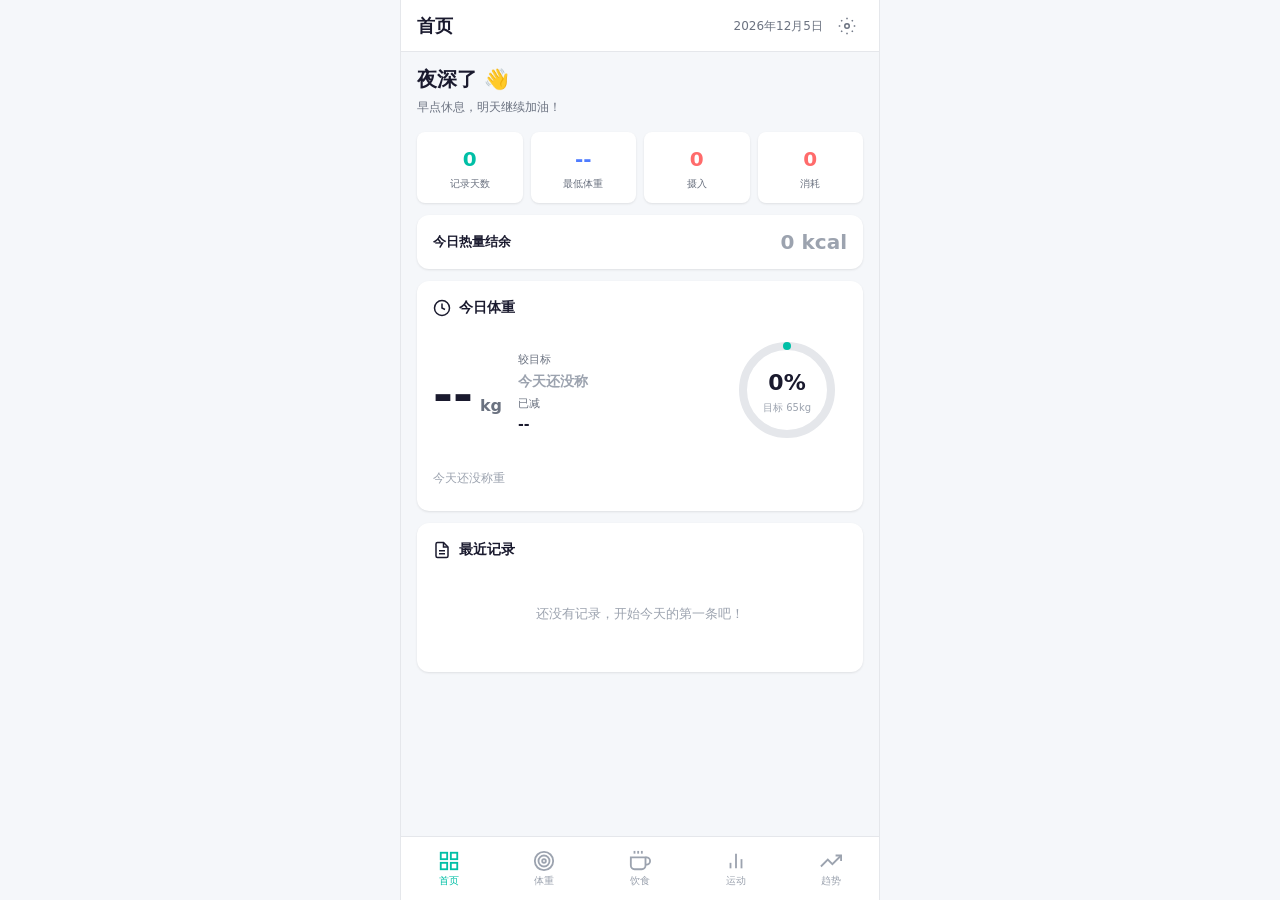
<file: index.html>
<!DOCTYPE html>
<html lang="zh-CN">
<head>
  <meta charset="UTF-8">
  <meta name="viewport" content="width=device-width, initial-scale=1.0, maximum-scale=1.0, user-scalable=no, viewport-fit=cover">
  <meta name="theme-color" content="#00BFA6">
  <meta name="apple-mobile-web-app-capable" content="yes">
  <meta name="apple-mobile-web-app-status-bar-style" content="default">
  <meta name="description" content="体重日记 - 记录体重变化与运动热量消耗">
  <link rel="manifest" href="manifest.json">
  <link rel="icon" href="assets/icons/icon-192.png" type="image/png">
  <link rel="apple-touch-icon" href="assets/icons/icon-192.png">
  <title>体重日记</title>
  <link rel="stylesheet" href="css/style.css">
</head>
<body>
<div class="app-container" id="app">
  <!-- Header -->
  <header class="app-header">
    <h1 id="viewTitle">首页</h1>
    <div style="display:flex;align-items:center;gap:8px">
      <span class="header-date" id="headerDate"></span>
      <button class="btn-icon" id="settingsGear" title="设置" style="color:var(--text-secondary)">
        <svg width="18" height="18" viewBox="0 0 24 24" fill="none" stroke="currentColor" stroke-width="2"><circle cx="12" cy="12" r="3"/><path d="M12 1v2M12 21v2M4.22 4.22l1.42 1.42M18.36 18.36l1.42 1.42M1 12h2M21 12h2M4.22 19.78l1.42-1.42M18.36 5.64l1.42-1.42"/></svg>
      </button>
    </div>
  </header>

  <!-- Main Content -->
  <main class="app-main" id="appMain">
    <!-- Dashboard View -->
    <section class="view active" id="viewDashboard">
      <div class="dash-greeting" id="greeting">早上好 👋</div>
      <div class="dash-sub" id="dashSub">今天也要加油！</div>

      <div class="stat-grid" style="grid-template-columns:repeat(4,1fr)">
        <div class="stat-item">
          <div class="num green" id="statDays">0</div>
          <div class="label">记录天数</div>
        </div>
        <div class="stat-item">
          <div class="num blue" id="statLowest">--</div>
          <div class="label">最低体重</div>
        </div>
        <div class="stat-item">
          <div class="num red" id="statCalIn">0</div>
          <div class="label">摄入</div>
        </div>
        <div class="stat-item">
          <div class="num red" id="statCalOut">0</div>
          <div class="label">消耗</div>
        </div>
      </div>

      <!-- 热量结余 -->
      <div class="card" style="padding:12px 16px;margin-bottom:12px">
        <div class="flex-between">
          <span style="font-size:13px;font-weight:600">今日热量结余</span>
          <span id="calBalance" style="font-size:20px;font-weight:800">0 kcal</span>
        </div>
      </div>

      <div class="card">
        <div class="card-title">
          <svg width="18" height="18" viewBox="0 0 24 24" fill="none" stroke="currentColor" stroke-width="2"><circle cx="12" cy="12" r="10"/><path d="M12 6v6l4 2"/></svg>
          今日体重
        </div>
        <div id="todayWeightEntries">
          <div class="dash-weight-card" style="margin-bottom:12px">
            <div>
              <span class="big-num" id="todayWeightDisplay">--</span>
              <span class="big-unit">kg</span>
            </div>
            <div class="dash-info">
              <div class="label">较目标</div>
              <div class="change" id="weightDiff">--</div>
              <div class="label" style="margin-top:4px">已减</div>
              <div class="change down" id="totalLost">--</div>
            </div>
            <div>
              <canvas id="progressRingWeight" width="100" height="100"></canvas>
            </div>
          </div>
          <div id="todayWeightRecordList"></div>
        </div>
      </div>

      <div class="card">
        <div class="card-title">
          <svg width="18" height="18" viewBox="0 0 24 24" fill="none" stroke="currentColor" stroke-width="2"><path d="M14 2H6a2 2 0 0 0-2 2v16a2 2 0 0 0 2 2h12a2 2 0 0 0 2-2V8z"/><polyline points="14 2 14 8 20 8"/><line x1="16" y1="13" x2="8" y2="13"/><line x1="16" y1="17" x2="8" y2="17"/></svg>
          最近记录
        </div>
        <div id="recentEntries"><div class="empty-state"><p>还没有记录，开始今天的第一条吧！</p></div></div>
      </div>
    </section>

    <!-- Weight View -->
    <section class="view" id="viewWeight">
      <div class="card">
        <div class="card-title">记录体重</div>
        <div class="form-row-3">
          <div class="form-group"><label>日期</label><input type="date" id="weightDate"></div>
          <div class="form-group"><label>时间</label><input type="time" id="weightTime"></div>
          <div class="form-group"><label>体重 (kg)</label><input type="number" id="weightValue" step="0.1" min="30" max="200" placeholder="70.0"></div>
        </div>
        <div class="form-group"><label>备注（可选）</label><input type="text" id="weightNotes" placeholder="如：晨起空腹、饭后等"></div>
        <button class="btn btn-primary btn-block" id="weightSubmit">保存记录</button>
      </div>
      <div class="card">
        <div class="flex-between">
          <div class="card-title" style="margin-bottom:0">体重历史</div>
          <span class="text-muted" id="weightCount"></span>
        </div>
      </div>
      <div id="weightList" class="entry-list"></div>
    </section>

    <!-- Diet View -->
    <section class="view" id="viewDiet">
      <div class="card">
        <div class="card-title">记录饮食</div>
        <div class="form-row-3">
          <div class="form-group"><label>日期</label><input type="date" id="dietDate"></div>
          <div class="form-group"><label>时间</label><input type="time" id="dietTime"></div>
          <div class="form-group"><label>餐别</label><select id="dietMealType"></select></div>
        </div>
        <div class="form-row">
          <div class="form-group"><label>食物名称</label><input type="text" id="dietFood" placeholder="如：全麦面包 2片"></div>
          <div class="form-group"><label>估计重量 (g，可选)</label><input type="number" id="dietWeight" min="0" placeholder="可不填"></div>
        </div>
        <div class="form-row">
          <div class="form-group"><label>热量 (kcal)</label><input type="number" id="dietCalories" min="0" placeholder="手动估算填写"></div>
          <div class="form-group">
            <label>热量预估</label>
            <div class="calorie-estimate" id="dietCalorieHint">重量可选，热量可以直接手动填写</div>
          </div>
        </div>
        <div class="calorie-quick-row" id="dietCalorieQuick">
          <button type="button" data-cal="100">100</button>
          <button type="button" data-cal="200">200</button>
          <button type="button" data-cal="300">300</button>
          <button type="button" data-cal="500">500</button>
        </div>
        <div class="form-group"><label>备注（可选）</label><input type="text" id="dietNotes" placeholder="如：便利店买的"></div>
        <button class="btn btn-primary btn-block" id="dietSubmit">保存记录</button>
      </div>
      <div class="card">
        <div class="flex-between">
          <div class="card-title" style="margin-bottom:0">饮食历史</div>
          <span class="text-muted" id="dietCount"></span>
        </div>
      </div>
      <div id="dietList" class="entry-list"></div>
    </section>

    <!-- Exercise View -->
    <section class="view" id="viewExercise">
      <div class="card">
        <div class="card-title">记录运动</div>
        <div class="form-row-3">
          <div class="form-group"><label>日期</label><input type="date" id="exDate"></div>
          <div class="form-group"><label>时间</label><input type="time" id="exTime"></div>
          <div class="form-group"><label>运动类型</label><select id="exType"></select></div>
        </div>
        <div class="form-row">
          <div class="form-group"><label>时长（分钟）</label><input type="number" id="exDuration" min="1" max="600" placeholder="30"></div>
          <div class="form-group" id="exCalGroup"><label>消耗热量 (kcal)</label><input type="number" id="exCalories" min="0" placeholder="自动计算，可手动改"></div>
        </div>
        <button class="btn btn-secondary btn-sm btn-block" id="exAutoCalBtn" type="button">按当前运动重新估算热量</button>
        <div class="form-group"><label>备注（可选）</label><input type="text" id="exNotes" placeholder="如：晨跑、健身房等"></div>
        <button class="btn btn-primary btn-block" id="exSubmit">保存记录</button>
      </div>
      <div class="card">
        <div class="flex-between">
          <div class="card-title" style="margin-bottom:0">运动历史</div>
          <span class="text-muted" id="exCount"></span>
        </div>
      </div>
      <div id="exList" class="entry-list"></div>
    </section>

    <!-- Trends View -->
    <section class="view" id="viewTrends">
      <div class="card">
        <div class="card-title">体重趋势</div>
        <div class="period-tabs" id="weightPeriodTabs">
          <button class="period-tab active" data-period="7d">7天</button>
          <button class="period-tab" data-period="30d">30天</button>
          <button class="period-tab" data-period="all">全部</button>
        </div>
        <div class="chart-container"><canvas id="weightChart"></canvas></div>
      </div>
      <div class="card">
        <div class="card-title">运动消耗</div>
        <div class="period-tabs" id="calPeriodTabs">
          <button class="period-tab active" data-period="7d">7天</button>
          <button class="period-tab" data-period="30d">30天</button>
          <button class="period-tab" data-period="all">全部</button>
        </div>
        <div class="chart-container"><canvas id="calChart"></canvas></div>
      </div>
      <div class="ring-grid">
        <div class="ring-item">
          <canvas id="ringWeightProgress" width="120" height="120"></canvas>
          <div class="ring-label">减重进度</div>
        </div>
        <div class="ring-item">
          <canvas id="ringCalProgress" width="120" height="120"></canvas>
          <div class="ring-label">今日运动目标</div>
        </div>
      </div>
    </section>

    <!-- Settings View -->
    <section class="view" id="viewSettings">
      <div class="card">
        <div class="card-title">目标设定</div>
        <div class="setting-item">
          <div><div class="label">目标体重</div><div class="desc">最终想要达到的体重</div></div>
          <input type="number" id="setTargetWeight" step="0.1" min="30" max="200">
        </div>
        <div class="setting-item">
          <div><div class="label">起始体重</div><div class="desc">开始减肥时的体重</div></div>
          <input type="number" id="setStartWeight" step="0.1" min="30" max="200">
        </div>
        <div class="setting-item">
          <div><div class="label">身高 (cm)</div><div class="desc">用于计算 BMI</div></div>
          <input type="number" id="setHeight" min="100" max="250">
        </div>
        <div class="setting-item">
          <div><div class="label">日消耗目标</div><div class="desc">每日运动消耗目标（千卡）</div></div>
          <input type="number" id="setCalTarget" min="0" max="5000">
        </div>
        <div class="setting-item">
          <div><div class="label">昵称</div><div class="desc">个性化称呼</div></div>
          <input type="text" id="setName" placeholder="如：小安">
        </div>
        <button class="btn btn-primary btn-block mt-8" id="settingsSave">保存设置</button>
      </div>

      <div class="card">
        <div class="card-title">界面主题</div>
        <div class="setting-item">
          <div class="label">背景风格</div>
          <select id="bgTheme" style="width:120px">
            <option value="default">默认简洁</option>
            <option value="dark">深色模式</option>
            <option value="gradient1">渐变蓝紫</option>
            <option value="gradient2">渐变暖橙</option>
            <option value="gradient3">渐变星空</option>
            <option value="gradient4">渐变樱花</option>
          </select>
        </div>
        <div class="setting-item" style="flex-direction:column;align-items:stretch;gap:8px">
          <div class="label">自定义背景图片</div>
          <div class="desc">上传一张图片作为背景（建议浅色/模糊图片效果更佳）</div>
          <div id="bgImagePreview" style="width:100%;height:80px;border-radius:8px;background:#EEE;display:flex;align-items:center;justify-content:center;font-size:12px;color:#999;background-size:cover;background-position:center">暂无图片</div>
          <div class="data-actions">
            <button class="btn btn-secondary btn-sm" id="bgUploadBtn">选择图片</button>
            <button class="btn btn-secondary btn-sm" id="bgClearBtn">清除图片</button>
          </div>
          <input type="file" id="bgFileInput" accept="image/*" style="display:none">
        </div>
      </div>

      <div class="card">
        <div class="card-title">数据管理</div>
        <div class="text-muted mb-8">所有数据存储在本地浏览器，安全不泄漏。</div>
        <div class="data-actions">
          <button class="btn btn-secondary btn-sm" id="exportBtn">导出数据</button>
          <button class="btn btn-secondary btn-sm" id="importBtn">导入数据</button>
        </div>
        <input type="file" id="importFile" accept=".json" style="display:none">
        <button class="btn btn-sm btn-danger btn-block mt-8" id="clearBtn">清除所有数据</button>
      </div>

      <div class="about-section">
        <strong>体重日记 v1.4.0</strong><br>
        减肥路上，惊喜不停！<br>
        所有数据仅存储在你的设备上
      </div>
    </section>
  </main>

  <!-- Bottom Navigation -->
  <nav class="app-nav" id="appNav">
    <button class="nav-item active" data-view="viewDashboard">
      <svg viewBox="0 0 24 24" fill="none" stroke="currentColor" stroke-width="2"><rect x="3" y="3" width="7" height="7"/><rect x="14" y="3" width="7" height="7"/><rect x="3" y="14" width="7" height="7"/><rect x="14" y="14" width="7" height="7"/></svg>
      <span>首页</span>
    </button>
    <button class="nav-item" data-view="viewWeight">
      <svg viewBox="0 0 24 24" fill="none" stroke="currentColor" stroke-width="2"><circle cx="12" cy="12" r="10"/><circle cx="12" cy="12" r="6"/><circle cx="12" cy="12" r="2"/></svg>
      <span>体重</span>
    </button>
    <button class="nav-item" data-view="viewDiet">
      <svg viewBox="0 0 24 24" fill="none" stroke="currentColor" stroke-width="2"><path d="M18 8h1a4 4 0 0 1 0 8h-1"/><path d="M2 8h16v9a4 4 0 0 1-4 4H6a4 4 0 0 1-4-4V8z"/><line x1="6" y1="1" x2="6" y2="4"/><line x1="10" y1="1" x2="10" y2="4"/><line x1="14" y1="1" x2="14" y2="4"/></svg>
      <span>饮食</span>
    </button>
    <button class="nav-item" data-view="viewExercise">
      <svg viewBox="0 0 24 24" fill="none" stroke="currentColor" stroke-width="2"><path d="M18 20V10"/><path d="M12 20V4"/><path d="M6 20v-6"/></svg>
      <span>运动</span>
    </button>
    <button class="nav-item" data-view="viewTrends">
      <svg viewBox="0 0 24 24" fill="none" stroke="currentColor" stroke-width="2"><polyline points="23 6 13.5 15.5 8.5 10.5 1 18"/><polyline points="17 6 23 6 23 12"/></svg>
      <span>趋势</span>
    </button>
  </nav>
</div>

<!-- Modal template (hidden) -->
<template id="modalTemplate">
  <div class="modal-overlay" onclick="if(event.target===this)this.remove()">
    <div class="modal-box">
      <h3 id="modalTitle"></h3>
      <div id="modalBody"></div>
    </div>
  </div>
</template>

<script src="js/storage.js"></script>
<script src="js/charts.js"></script>
<script src="js/app.js"></script>
</body>
</html>
</file>
<file: css/style.css>
/* ============ Reset & Base ============ */
*, *::before, *::after { box-sizing: border-box; margin: 0; padding: 0; }

:root {
  --primary: #00BFA6;
  --primary-dark: #009F8A;
  --primary-light: #E0F7F4;
  --accent: #4F7CFF;
  --calorie: #FF6B6B;
  --calorie-light: #FFF0F0;
  --bg: #F5F7FA;
  --card: #FFFFFF;
  --text: #1A1A2E;
  --text-secondary: #6B7280;
  --text-muted: #9CA3AF;
  --border: #E5E7EB;
  --shadow: 0 1px 3px rgba(0,0,0,0.06), 0 1px 2px rgba(0,0,0,0.04);
  --shadow-lg: 0 4px 12px rgba(0,0,0,0.08);
  --radius: 12px;
  --radius-sm: 8px;
  --nav-height: 64px;
  --header-height: 52px;
}

html { font-size: 16px; -webkit-text-size-adjust: 100%; }
body {
  font-family: -apple-system, BlinkMacSystemFont, "Segoe UI", Roboto, system-ui, sans-serif;
  background: var(--bg);
  color: var(--text);
  line-height: 1.5;
  overflow: hidden;
  height: 100vh;
  -webkit-font-smoothing: antialiased;
}

input, select, textarea, button { font-family: inherit; font-size: inherit; }

/* ============ Layout ============ */
.app-container {
  max-width: 480px;
  margin: 0 auto;
  height: 100vh;
  display: flex;
  flex-direction: column;
  position: relative;
  background: var(--bg);
}

/* ============ Header ============ */
.app-header {
  display: flex;
  align-items: center;
  justify-content: space-between;
  padding: 8px 16px;
  height: var(--header-height);
  background: var(--card);
  border-bottom: 1px solid var(--border);
  flex-shrink: 0;
  z-index: 10;
}
.app-header h1 {
  font-size: 18px;
  font-weight: 700;
  color: var(--text);
}
.header-date {
  font-size: 12px;
  color: var(--text-secondary);
}

/* ============ Main Content ============ */
.app-main {
  flex: 1;
  overflow-y: auto;
  overflow-x: hidden;
  -webkit-overflow-scrolling: touch;
  padding-bottom: 8px;
}
.app-main::-webkit-scrollbar { display: none; }

.view { display: none; padding: 12px 16px; }
.view.active { display: block; animation: fadeIn 0.2s ease; }

@keyframes fadeIn {
  from { opacity: 0; transform: translateY(4px); }
  to { opacity: 1; transform: translateY(0); }
}

/* ============ Bottom Navigation ============ */
.app-nav {
  display: flex;
  background: var(--card);
  border-top: 1px solid var(--border);
  height: var(--nav-height);
  flex-shrink: 0;
  z-index: 10;
  padding-bottom: env(safe-area-inset-bottom, 0);
}
.nav-item {
  flex: 1;
  display: flex;
  flex-direction: column;
  align-items: center;
  justify-content: center;
  gap: 2px;
  cursor: pointer;
  color: var(--text-muted);
  transition: color 0.15s;
  -webkit-tap-highlight-color: transparent;
  border: none;
  background: none;
  padding: 6px 0;
}
.nav-item.active { color: var(--primary); }
.nav-item svg { width: 22px; height: 22px; }
.nav-item span { font-size: 10px; font-weight: 500; }

/* ============ Cards ============ */
.card {
  background: var(--card);
  border-radius: var(--radius);
  padding: 16px;
  margin-bottom: 12px;
  box-shadow: var(--shadow);
}
.card-title {
  font-size: 14px;
  font-weight: 600;
  color: var(--text);
  margin-bottom: 12px;
  display: flex;
  align-items: center;
  gap: 8px;
}

/* ============ Stat Grid ============ */
.stat-grid {
  display: grid;
  grid-template-columns: repeat(3, 1fr);
  gap: 8px;
  margin-bottom: 12px;
}
.stat-item {
  background: var(--card);
  border-radius: var(--radius-sm);
  padding: 12px;
  text-align: center;
  box-shadow: var(--shadow);
}
.stat-item .num {
  font-size: 20px;
  font-weight: 700;
  color: var(--text);
}
.stat-item .num.green { color: var(--primary); }
.stat-item .num.red { color: var(--calorie); }
.stat-item .num.blue { color: var(--accent); }
.stat-item .label {
  font-size: 10px;
  color: var(--text-secondary);
  margin-top: 2px;
}

/* ============ Form Elements ============ */
.form-group {
  margin-bottom: 12px;
}
.form-group label {
  display: block;
  font-size: 12px;
  font-weight: 600;
  color: var(--text-secondary);
  margin-bottom: 4px;
}
.form-row {
  display: grid;
  grid-template-columns: 1fr 1fr;
  gap: 8px;
}
.form-row-3 {
  display: grid;
  grid-template-columns: 1fr 1fr 1fr;
  gap: 8px;
}

input[type="text"],
input[type="number"],
input[type="date"],
select,
textarea {
  width: 100%;
  padding: 10px 12px;
  border: 1.5px solid var(--border);
  border-radius: var(--radius-sm);
  font-size: 15px;
  color: var(--text);
  background: var(--card);
  outline: none;
  transition: border-color 0.2s;
  -webkit-appearance: none;
  appearance: none;
}
input:focus, select:focus, textarea:focus {
  border-color: var(--primary);
}
textarea { resize: none; min-height: 60px; }

.calorie-estimate {
  min-height: 40px;
  padding: 9px 10px;
  border: 1.5px dashed var(--border);
  border-radius: var(--radius-sm);
  background: var(--primary-light);
  color: var(--text-secondary);
  font-size: 12px;
  line-height: 1.35;
  display: flex;
  align-items: center;
}
.calorie-estimate.active {
  border-color: var(--primary);
  color: var(--primary-dark);
  font-weight: 600;
}
.calorie-estimate.muted {
  background: #F8FAFC;
}
.calorie-quick-row {
  display: grid;
  grid-template-columns: repeat(4, 1fr);
  gap: 8px;
  margin: -2px 0 12px;
}
.calorie-quick-row button {
  border: 1px solid var(--border);
  border-radius: var(--radius-sm);
  background: #F8FAFC;
  color: var(--text-secondary);
  padding: 8px 0;
  font-size: 13px;
  font-weight: 700;
}
.calorie-quick-row button:active {
  border-color: var(--primary);
  background: var(--primary-light);
  color: var(--primary-dark);
}

.btn {
  display: inline-flex;
  align-items: center;
  justify-content: center;
  gap: 6px;
  padding: 10px 20px;
  border: none;
  border-radius: var(--radius-sm);
  font-size: 14px;
  font-weight: 600;
  cursor: pointer;
  transition: all 0.15s;
  -webkit-tap-highlight-color: transparent;
}
.btn-primary {
  background: var(--primary);
  color: #fff;
}
.btn-primary:active { background: var(--primary-dark); }
.btn-secondary {
  background: var(--primary-light);
  color: var(--primary-dark);
}
.btn-block { width: 100%; }
.btn-sm { padding: 6px 12px; font-size: 12px; }
.btn-danger { background: var(--calorie-light); color: var(--calorie); }
.btn-danger:active { background: #FFE0E0; }

.btn-icon {
  width: 32px;
  height: 32px;
  padding: 0;
  border: none;
  border-radius: 50%;
  display: inline-flex;
  align-items: center;
  justify-content: center;
  cursor: pointer;
  background: transparent;
  color: var(--text-muted);
  transition: background 0.15s;
  -webkit-tap-highlight-color: transparent;
}
.btn-icon:active { background: var(--border); }

/* ============ Entry List ============ */
.entry-list { display: flex; flex-direction: column; gap: 8px; }
.entry-item {
  display: flex;
  align-items: center;
  padding: 12px;
  background: var(--card);
  border-radius: var(--radius-sm);
  box-shadow: var(--shadow);
  gap: 12px;
  transition: opacity 0.2s;
}
.entry-icon {
  width: 40px;
  height: 40px;
  border-radius: 50%;
  display: flex;
  align-items: center;
  justify-content: center;
  flex-shrink: 0;
  font-size: 18px;
}
.entry-icon.green { background: var(--primary-light); }
.entry-icon.red { background: var(--calorie-light); }
.entry-icon.blue { background: #EEF2FF; }
.entry-body { flex: 1; min-width: 0; }
.entry-body .title { font-size: 14px; font-weight: 600; color: var(--text); }
.entry-body .subtitle { font-size: 11px; color: var(--text-secondary); margin-top: 1px; }
.entry-value {
  font-size: 15px;
  font-weight: 700;
  color: var(--primary);
  text-align: right;
  flex-shrink: 0;
}
.entry-value.red { color: var(--calorie); }

/* ============ Dashboard ============ */
.dash-greeting {
  font-size: 20px;
  font-weight: 700;
  margin-bottom: 4px;
}
.dash-sub { font-size: 12px; color: var(--text-secondary); margin-bottom: 16px; }

.dash-weight-card {
  display: flex;
  align-items: center;
  gap: 16px;
}
.dash-weight-card .big-num {
  font-size: 48px;
  font-weight: 800;
  color: var(--text);
  line-height: 1;
}
.dash-weight-card .big-unit { font-size: 16px; font-weight: 600; color: var(--text-secondary); margin-left: 2px; }
.dash-weight-card .dash-info { flex: 1; }
.dash-weight-card .dash-info .label { font-size: 11px; color: var(--text-secondary); }
.dash-weight-card .dash-info .change {
  font-size: 14px;
  font-weight: 600;
  margin-top: 2px;
}
.change.down { color: var(--primary); }
.change.up { color: var(--calorie); }

.log-today-bar {
  display: flex;
  align-items: center;
  gap: 8px;
  margin-top: 12px;
}
.log-today-bar input {
  flex: 1;
  font-size: 18px;
  font-weight: 700;
  text-align: center;
}

/* ============ Trends ============ */
.chart-container {
  width: 100%;
  min-height: 220px;
  border-radius: var(--radius-sm);
  overflow: hidden;
}
.chart-container canvas { display: block; }

.period-tabs {
  display: flex;
  gap: 4px;
  margin-bottom: 12px;
  background: var(--border);
  border-radius: var(--radius-sm);
  padding: 3px;
}
.period-tab {
  flex: 1;
  padding: 6px 0;
  text-align: center;
  font-size: 12px;
  font-weight: 500;
  border: none;
  background: transparent;
  border-radius: 6px;
  cursor: pointer;
  color: var(--text-secondary);
  transition: all 0.15s;
}
.period-tab.active {
  background: var(--card);
  color: var(--text);
  box-shadow: 0 1px 2px rgba(0,0,0,0.06);
}

/* ============ Settings ============ */
.setting-item {
  display: flex;
  align-items: center;
  justify-content: space-between;
  padding: 12px 0;
  border-bottom: 1px solid var(--border);
}
.setting-item:last-child { border-bottom: none; }
.setting-item .label { font-size: 14px; font-weight: 500; }
.setting-item .desc { font-size: 11px; color: var(--text-secondary); margin-top: 1px; }
.setting-item input[type="number"],
.setting-item input[type="text"] {
  width: 80px;
  text-align: center;
  font-weight: 600;
}

.about-section {
  text-align: center;
  padding: 20px 0;
  color: var(--text-muted);
  font-size: 12px;
  line-height: 1.8;
}
.about-section strong { color: var(--text-secondary); }

/* ============ Modal ============ */
.modal-overlay {
  position: fixed;
  top: 0; left: 0; right: 0; bottom: 0;
  background: rgba(0,0,0,0.4);
  z-index: 100;
  display: flex;
  align-items: center;
  justify-content: center;
  padding: 24px;
  animation: fadeIn 0.15s ease;
}
.modal-box {
  background: var(--card);
  border-radius: var(--radius);
  padding: 20px;
  width: 100%;
  max-width: 360px;
  box-shadow: var(--shadow-lg);
}
.modal-box h3 {
  font-size: 16px;
  font-weight: 700;
  margin-bottom: 12px;
}

/* ============ Toast ============ */
.toast {
  position: fixed;
  bottom: 80px;
  left: 50%;
  transform: translateX(-50%);
  background: #1A1A2E;
  color: #fff;
  padding: 10px 20px;
  border-radius: 20px;
  font-size: 13px;
  font-weight: 500;
  z-index: 200;
  animation: toastIn 0.3s ease;
  pointer-events: none;
  white-space: nowrap;
}
.toast.hide { animation: toastOut 0.3s ease forwards; }

@keyframes toastIn {
  from { opacity: 0; transform: translateX(-50%) translateY(20px); }
  to { opacity: 1; transform: translateX(-50%) translateY(0); }
}
@keyframes toastOut {
  from { opacity: 1; transform: translateX(-50%) translateY(0); }
  to { opacity: 0; transform: translateX(-50%) translateY(20px); }
}

/* ============ Progress Ring Layout ============ */
.ring-grid {
  display: grid;
  grid-template-columns: 1fr 1fr;
  gap: 12px;
  margin-bottom: 12px;
}
.ring-item {
  display: flex;
  flex-direction: column;
  align-items: center;
  background: var(--card);
  border-radius: var(--radius);
  padding: 12px;
  box-shadow: var(--shadow);
}
.ring-item .ring-label {
  font-size: 11px;
  color: var(--text-secondary);
  margin-top: 8px;
  text-align: center;
}

/* ============ Empty State ============ */
.empty-state {
  text-align: center;
  padding: 32px 16px;
  color: var(--text-muted);
}
.empty-state svg { width: 48px; height: 48px; margin-bottom: 12px; opacity: 0.5; }
.empty-state p { font-size: 13px; }

/* ============ Utility ============ */
.mt-8 { margin-top: 8px; }
.mb-8 { margin-bottom: 8px; }
.flex { display: flex; }
.flex-between { display: flex; justify-content: space-between; align-items: center; }
.gap-8 { gap: 8px; }
.text-center { text-align: center; }
.text-muted { color: var(--text-muted); font-size: 12px; }

/* ============ Switch ============ */
.switch-row {
  display: flex;
  align-items: center;
  justify-content: space-between;
  padding: 4px 0;
}
.switch-row .label { font-size: 14px; }
.switch {
  position: relative;
  width: 44px;
  height: 24px;
  cursor: pointer;
}
.switch input { display: none; }
.switch .slider {
  position: absolute;
  inset: 0;
  background: #D1D5DB;
  border-radius: 12px;
  transition: 0.2s;
}
.switch .slider::after {
  content: "";
  position: absolute;
  width: 20px;
  height: 20px;
  left: 2px;
  top: 2px;
  background: #fff;
  border-radius: 50%;
  transition: 0.2s;
}
.switch input:checked + .slider { background: var(--primary); }
.switch input:checked + .slider::after { transform: translateX(20px); }

/* ============ History merge ============ */
.history-filters {
  display: flex;
  gap: 8px;
  margin-bottom: 12px;
}
.history-filters select { flex: 1; }

/* ============ Data Management Buttons ============ */
.data-actions {
  display: flex;
  gap: 8px;
  margin-top: 12px;
}
.data-actions .btn { flex: 1; font-size: 12px; }

/* ============ Responsive ============ */
@media (min-width: 481px) {
  .app-container { border-left: 1px solid var(--border); border-right: 1px solid var(--border); }
}

@media (max-width: 360px) {
  .stat-grid { grid-template-columns: repeat(3, 1fr); gap: 4px; }
  .stat-item { padding: 8px; }
  .stat-item .num { font-size: 16px; }
  .form-row { grid-template-columns: 1fr; }
  .form-row-3 { grid-template-columns: 1fr 1fr; }
}

@media (display-mode: standalone) {
  .app-header { padding-top: 12px; }
}
/* ============ End Style ============ */

/* ============ Background Themes ============ */
.app-container.theme-dark {
  --bg: #1A1A2E;
  --card: #242440;
  --text: #E5E7EB;
  --text-secondary: #9CA3AF;
  --text-muted: #6B7280;
  --border: #374151;
  --shadow: 0 1px 3px rgba(0,0,0,0.3);
  --shadow-lg: 0 4px 12px rgba(0,0,0,0.4);
}
.app-container.theme-dark input,
.app-container.theme-dark select,
.app-container.theme-dark textarea {
  background: #1F1F3A;
  color: #E5E7EB;
  border-color: #374151;
}
.app-container.theme-dark .period-tab.active { background: #2A2A4A; }
.app-container.theme-dark .stat-item { background: var(--card); }

.app-container.theme-gradient1 {
  background: linear-gradient(135deg, #667eea 0%, #764ba2 100%);
  --bg: transparent;
}
.app-container.theme-gradient1 .app-header { background: rgba(255,255,255,0.12); backdrop-filter: blur(12px); border-bottom-color: rgba(255,255,255,0.15); }
.app-container.theme-gradient1 .app-header h1 { color: #fff; }
.app-container.theme-gradient1 .header-date { color: rgba(255,255,255,0.7); }
.app-container.theme-gradient1 .app-nav { background: rgba(255,255,255,0.12); backdrop-filter: blur(12px); border-top-color: rgba(255,255,255,0.15); }
.app-container.theme-gradient1 .nav-item { color: rgba(255,255,255,0.6); }
.app-container.theme-gradient1 .nav-item.active { color: #fff; }
.app-container.theme-gradient1 .card { background: rgba(255,255,255,0.88); backdrop-filter: blur(8px); }
.app-container.theme-gradient1 .dash-greeting { color: #fff; }
.app-container.theme-gradient1 .dash-sub { color: rgba(255,255,255,0.7); }

.app-container.theme-gradient2 {
  background: linear-gradient(135deg, #f093fb 0%, #f5576c 100%);
  --bg: transparent;
}
.app-container.theme-gradient2 .app-header { background: rgba(255,255,255,0.12); backdrop-filter: blur(12px); border-bottom-color: rgba(255,255,255,0.15); }
.app-container.theme-gradient2 .app-header h1 { color: #fff; }
.app-container.theme-gradient2 .header-date { color: rgba(255,255,255,0.7); }
.app-container.theme-gradient2 .app-nav { background: rgba(255,255,255,0.12); backdrop-filter: blur(12px); border-top-color: rgba(255,255,255,0.15); }
.app-container.theme-gradient2 .nav-item { color: rgba(255,255,255,0.6); }
.app-container.theme-gradient2 .nav-item.active { color: #fff; }
.app-container.theme-gradient2 .card { background: rgba(255,255,255,0.88); backdrop-filter: blur(8px); }
.app-container.theme-gradient2 .dash-greeting { color: #fff; }
.app-container.theme-gradient2 .dash-sub { color: rgba(255,255,255,0.7); }

.app-container.theme-gradient3 {
  background: linear-gradient(135deg, #0f0c29 0%, #302b63 50%, #24243e 100%);
  --bg: transparent;
}
.app-container.theme-gradient3 .app-header { background: rgba(255,255,255,0.08); backdrop-filter: blur(12px); border-bottom-color: rgba(255,255,255,0.1); }
.app-container.theme-gradient3 .app-header h1 { color: #fff; }
.app-container.theme-gradient3 .header-date { color: rgba(255,255,255,0.6); }
.app-container.theme-gradient3 .app-nav { background: rgba(255,255,255,0.08); backdrop-filter: blur(12px); border-top-color: rgba(255,255,255,0.1); }
.app-container.theme-gradient3 .nav-item { color: rgba(255,255,255,0.5); }
.app-container.theme-gradient3 .nav-item.active { color: #8892ff; }
.app-container.theme-gradient3 .card { background: rgba(255,255,255,0.88); backdrop-filter: blur(8px); }
.app-container.theme-gradient3 .dash-greeting { color: #fff; }
.app-container.theme-gradient3 .dash-sub { color: rgba(255,255,255,0.6); }

.app-container.theme-gradient4 {
  background: linear-gradient(135deg, #ffecd2 0%, #fcb69f 100%);
  --bg: transparent;
}
.app-container.theme-gradient4 .app-header { background: rgba(255,255,255,0.25); backdrop-filter: blur(12px); border-bottom-color: rgba(255,255,255,0.3); }
.app-container.theme-gradient4 .app-header h1 { color: #5D4037; }
.app-container.theme-gradient4 .header-date { color: rgba(93,64,55,0.6); }
.app-container.theme-gradient4 .app-nav { background: rgba(255,255,255,0.25); backdrop-filter: blur(12px); border-top-color: rgba(255,255,255,0.3); }
.app-container.theme-gradient4 .nav-item { color: rgba(93,64,55,0.5); }
.app-container.theme-gradient4 .nav-item.active { color: #E91E63; }
.app-container.theme-gradient4 .card { background: rgba(255,255,255,0.85); backdrop-filter: blur(8px); }
.app-container.theme-gradient4 .dash-greeting { color: #5D4037; }
.app-container.theme-gradient4 .dash-sub { color: rgba(93,64,55,0.6); }
/* ============ End Style ============ */

/* ============ Diet Entry Styles ============ */
.entry-icon.orange {
  background: #FFF3E0;
}
.entry-icon.orange svg { color: #FF9800; }

/* ============ Calorie Balance ============ */
.cal-balance.positive { color: var(--calorie); }
.cal-balance.negative { color: var(--primary); }
.cal-balance.zero { color: var(--text-muted); }

/* ============ Background Image ============ */
.app-container.has-bg-image {
  background: var(--bg) !important;
  overflow: hidden;
}
.app-container.has-bg-image::before {
  content: "";
  position: absolute;
  inset: 0;
  background-image: var(--bg-image-url);
  background-size: cover;
  background-position: center;
  z-index: 0;
}
.app-container.has-bg-image .app-header,
.app-container.has-bg-image .app-main,
.app-container.has-bg-image .app-nav {
  position: relative;
  z-index: 1;
}
.app-container.has-bg-image .app-main {
  background: transparent;
}
.app-container.has-bg-image .app-header {
  background: rgba(255,255,255,0.15);
  backdrop-filter: blur(16px);
  -webkit-backdrop-filter: blur(16px);
  border-bottom-color: rgba(255,255,255,0.2);
}
.app-container.has-bg-image .app-nav {
  background: rgba(255,255,255,0.15);
  backdrop-filter: blur(16px);
  -webkit-backdrop-filter: blur(16px);
  border-top-color: rgba(255,255,255,0.2);
}
.app-container.has-bg-image .card {
  background: rgba(255,255,255,0.88);
  backdrop-filter: blur(12px);
  -webkit-backdrop-filter: blur(12px);
}
.app-container.has-bg-image .stat-item {
  background: rgba(255,255,255,0.88);
  backdrop-filter: blur(8px);
}
.app-container.has-bg-image .entry-item {
  background: rgba(255,255,255,0.88);
  backdrop-filter: blur(8px);
}
.app-container.has-bg-image .dash-greeting,
.app-container.has-bg-image .dash-sub {
  color: #fff;
  text-shadow: 0 1px 4px rgba(0,0,0,0.3);
}
.app-container.has-bg-image .period-tab.active {
  background: rgba(255,255,255,0.88);
}
/* ============ End Style ============ */
</file>
